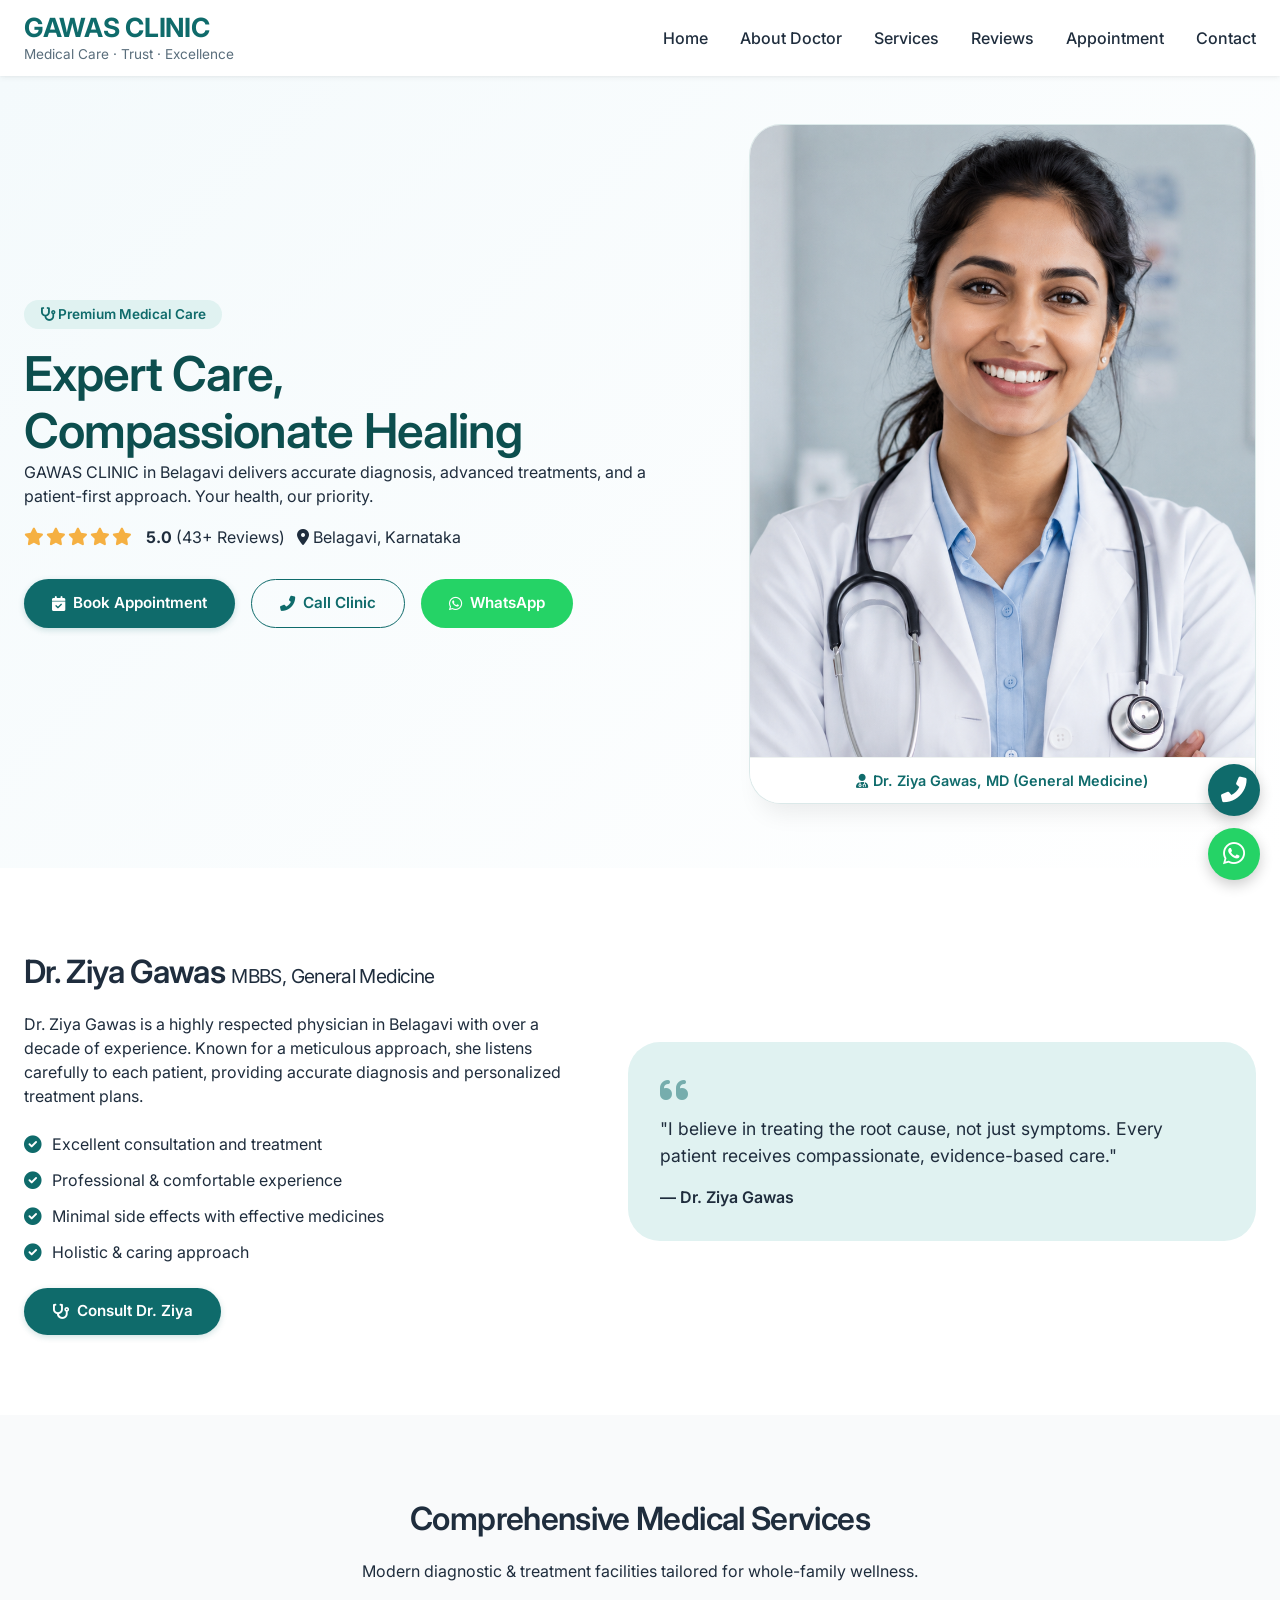
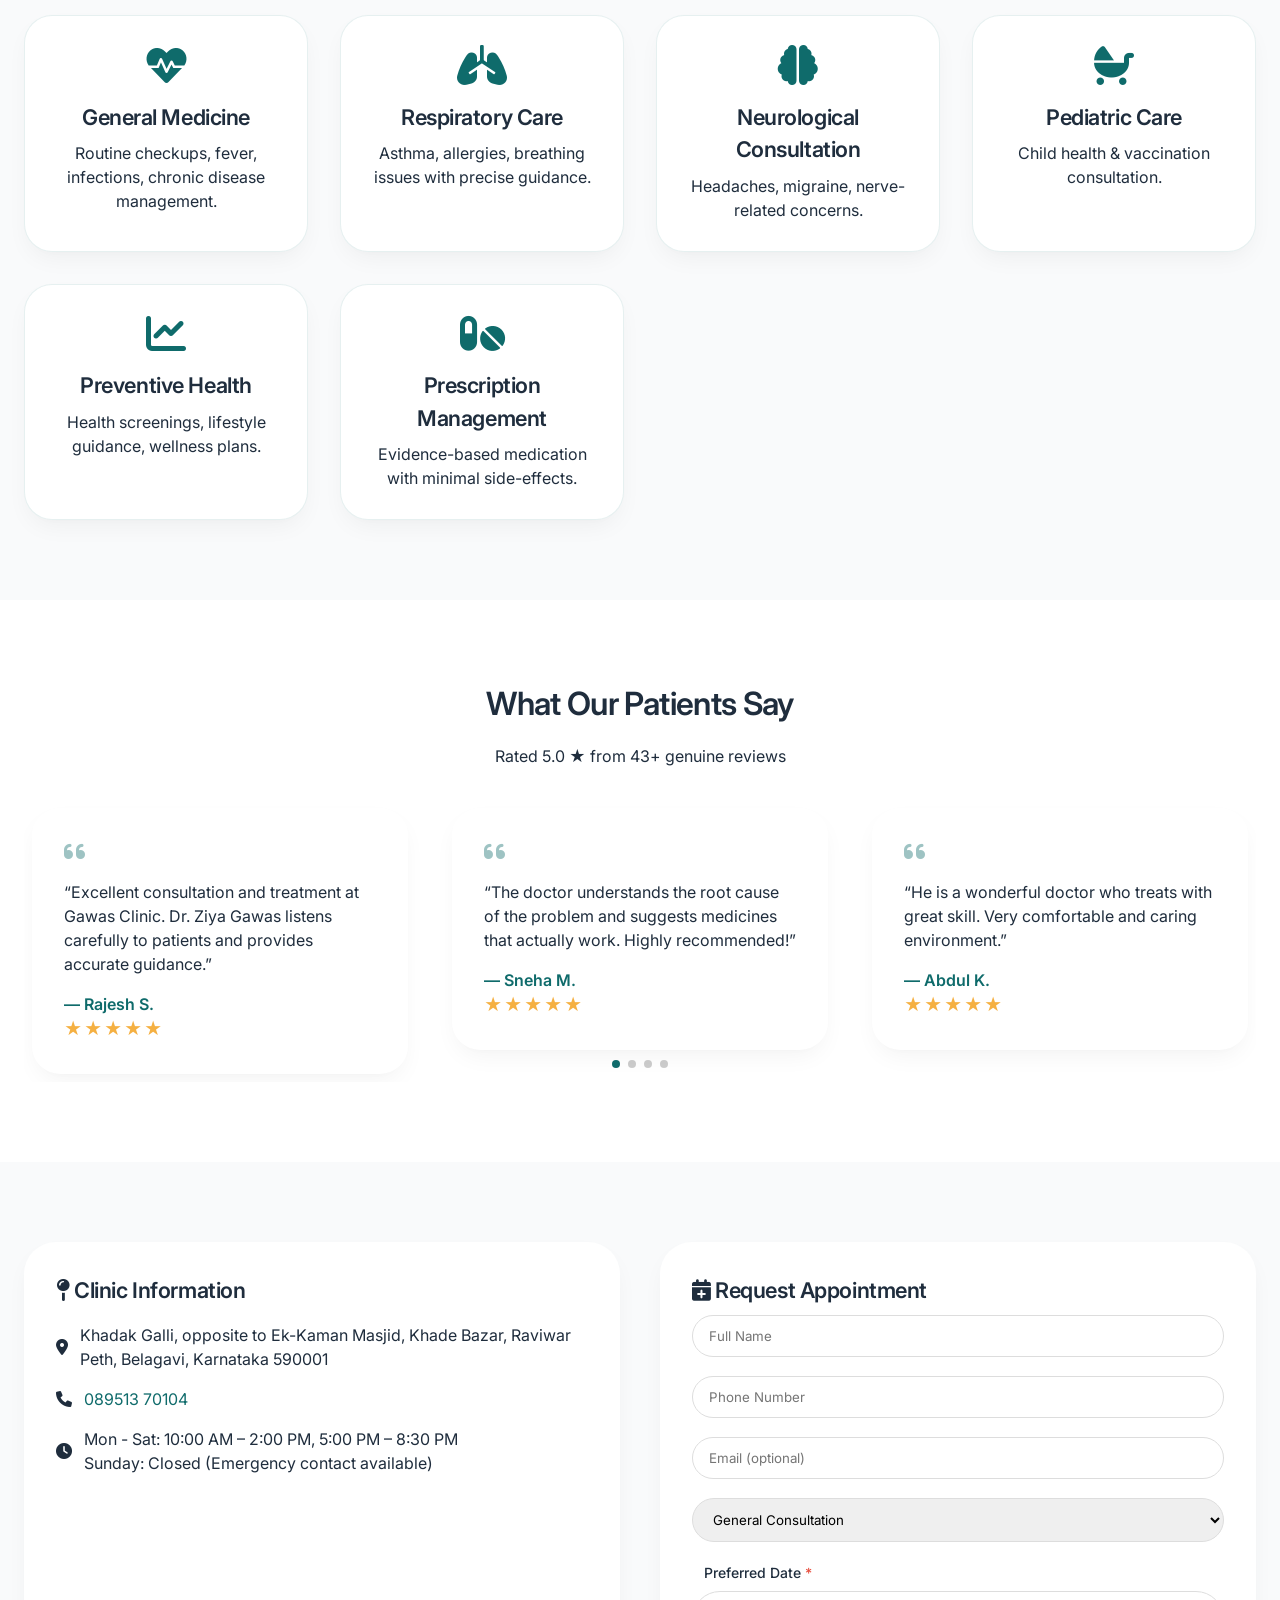
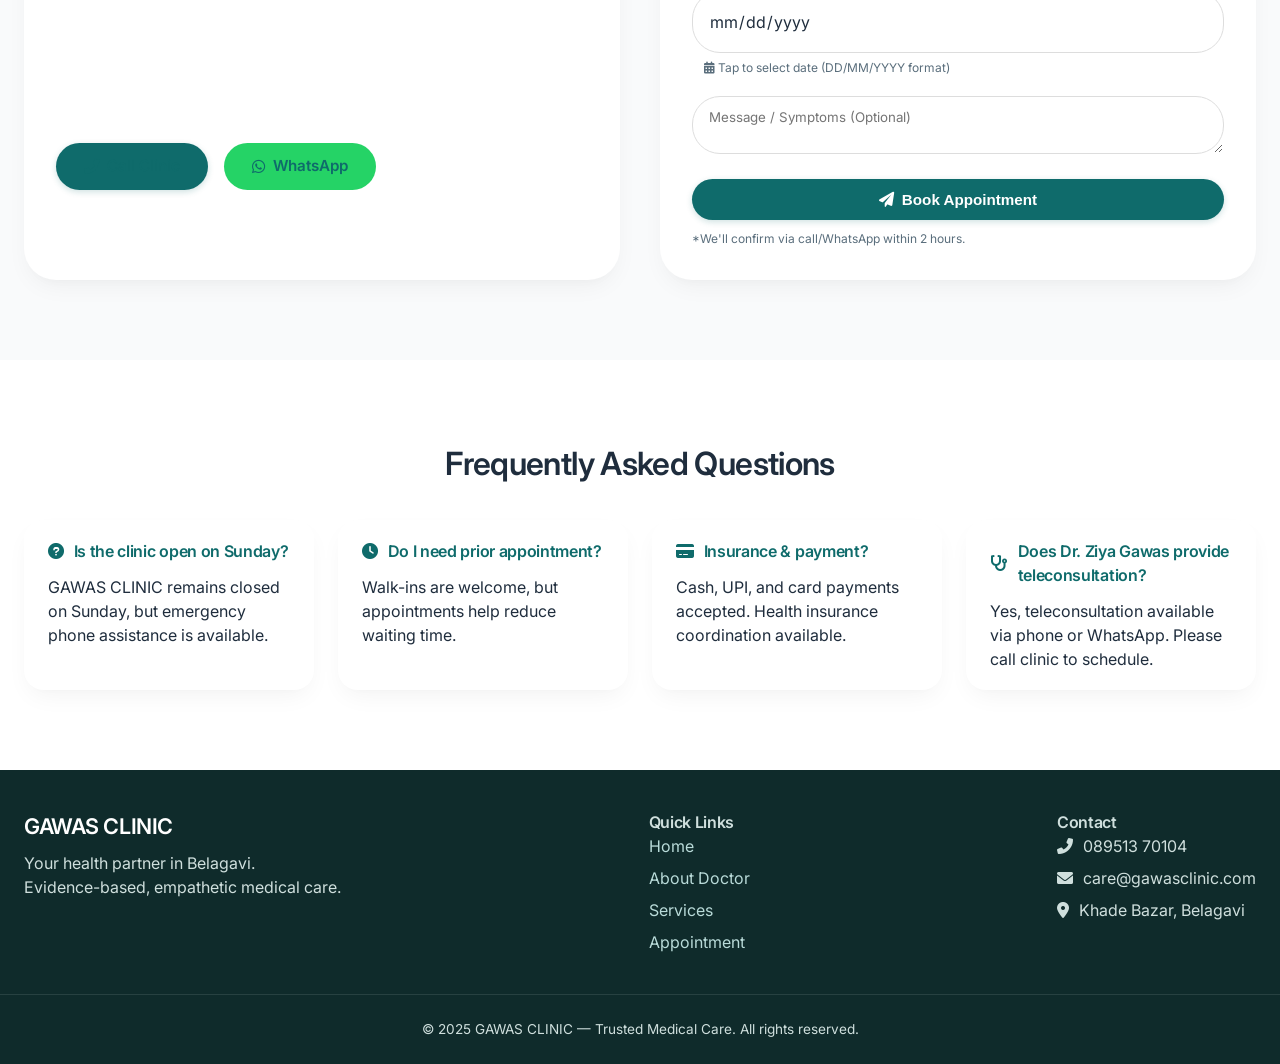
<file: index.html>
<!DOCTYPE html>
<html lang="en">
<head>
  <meta charset="UTF-8">
  <meta name="viewport" content="width=device-width, initial-scale=1.0, user-scalable=yes">
  <meta name="description" content="GAWAS CLINIC - Dr. Ziya Gawas in Belagavi. Rated 5.0 stars. Book appointment online.">
  <meta name="keywords" content="GAWAS CLINIC, Dr. Ziya Gawas, medical clinic Belagavi, doctor in Khade Bazar">
  <meta name="author" content="GAWAS CLINIC">
  <title>GAWAS CLINIC | Trusted Medical Care in Belagavi</title>
  
  <!-- External CSS -->
  <link rel="stylesheet" href="css/style.css">
  
  <!-- Google Fonts -->
  <link href="https://fonts.googleapis.com/css2?family=Inter:opsz,wght@14..32,300;14..32,400;14..32,500;14..32,600;14..32,700&display=swap" rel="stylesheet">
  
  <!-- Font Awesome Icons -->
  <link rel="stylesheet" href="https://cdnjs.cloudflare.com/ajax/libs/font-awesome/6.0.0-beta3/css/all.min.css">
  
  <!-- Swiper Slider -->
  <link rel="stylesheet" href="https://cdn.jsdelivr.net/npm/swiper@11/swiper-bundle.min.css" />
</head>
<body>

<!-- Sticky Navigation -->
<nav>
  <div class="container nav-container">
    <div class="logo">
      <h1>GAWAS CLINIC</h1>
      <span>Medical Care · Trust · Excellence</span>
    </div>
    <div class="mobile-menu" id="mobileMenuToggle">
      <i class="fas fa-bars"></i>
    </div>
    <ul class="nav-links" id="navLinks">
      <li><a href="#home">Home</a></li>
      <li><a href="#about">About Doctor</a></li>
      <li><a href="#services">Services</a></li>
      <li><a href="#reviews">Reviews</a></li>
      <li><a href="#appointment">Appointment</a></li>
      <li><a href="#contact">Contact</a></li>
    </ul>
  </div>
</nav>

<!-- Hero Section -->
<section id="home" class="hero">
  <div class="container hero-grid">
    <div class="hero-content">
      <div class="hero-badge"><i class="fas fa-stethoscope"></i> Premium Medical Care</div>
      <h1>Expert Care,<br>Compassionate Healing</h1>
      <p>GAWAS CLINIC in Belagavi delivers accurate diagnosis, advanced treatments, and a patient-first approach. Your health, our priority.</p>
      <div class="rating">
        <div class="stars">
          <i class="fas fa-star"></i><i class="fas fa-star"></i><i class="fas fa-star"></i><i class="fas fa-star"></i><i class="fas fa-star"></i>
        </div>
        <span><strong>5.0</strong> (43+ Reviews)</span>
        <span><i class="fas fa-map-marker-alt"></i> Belagavi, Karnataka</span>
      </div>
      <div class="hero-buttons">
        <a href="#appointment" class="btn btn-primary"><i class="fas fa-calendar-check"></i> Book Appointment</a>
        <a href="tel:08951370104" class="btn btn-outline"><i class="fas fa-phone-alt"></i> Call Clinic</a>
        <a href="https://wa.me/918951370104" target="_blank" class="btn btn-whatsapp"><i class="fab fa-whatsapp"></i> WhatsApp</a>
      </div>
    </div>
    <div class="hero-image">
      <figure class="doctor-img-card">
        <img src="assets/images/dr-ziya-gawas.png" alt="Dr. Ziya Gawas - GAWAS CLINIC, Belagavi">
        <figcaption><i class="fas fa-user-md"></i> Dr. Ziya Gawas, MD (General Medicine)</figcaption>
      </figure>
    </div>
  </div>
</section>

<!-- About Doctor Section -->
<section id="about" class="section">
  <div class="container about-grid">
    <div class="about-text">
      <h2>Dr. Ziya Gawas <span style="font-size:1.2rem; font-weight:normal;">MBBS, General Medicine</span></h2>
      <p>Dr. Ziya Gawas is a highly respected physician in Belagavi with over a decade of experience. Known for a meticulous approach, she listens carefully to each patient, providing accurate diagnosis and personalized treatment plans.</p>
      <ul class="about-highlights">
        <li><i class="fas fa-check-circle"></i> Excellent consultation and treatment</li>
        <li><i class="fas fa-check-circle"></i> Professional & comfortable experience</li>
        <li><i class="fas fa-check-circle"></i> Minimal side effects with effective medicines</li>
        <li><i class="fas fa-check-circle"></i> Holistic & caring approach</li>
      </ul>
      <a href="#appointment" class="btn btn-primary"><i class="fas fa-stethoscope"></i> Consult Dr. Ziya</a>
    </div>
    <div class="about-text quote-card">
      <i class="fas fa-quote-left" style="font-size: 2rem; color: var(--primary); opacity: 0.5;"></i>
      <p style="font-size:1.1rem; margin-top:0.5rem;">"I believe in treating the root cause, not just symptoms. Every patient receives compassionate, evidence-based care."</p>
      <p style="margin-top: 1rem; font-weight:600;">— Dr. Ziya Gawas</p>
    </div>
  </div>
</section>

<!-- Services Section -->
<section id="services" class="section section-light">
  <div class="container">
    <h2 style="text-align:center;">Comprehensive Medical Services</h2>
    <p style="text-align:center; max-width: 680px; margin:0 auto 2rem auto;">Modern diagnostic & treatment facilities tailored for whole-family wellness.</p>
    <div class="services-grid">
      <div class="service-card"><i class="fas fa-heartbeat service-icon"></i><h3>General Medicine</h3><p>Routine checkups, fever, infections, chronic disease management.</p></div>
      <div class="service-card"><i class="fas fa-lungs service-icon"></i><h3>Respiratory Care</h3><p>Asthma, allergies, breathing issues with precise guidance.</p></div>
      <div class="service-card"><i class="fas fa-brain service-icon"></i><h3>Neurological Consultation</h3><p>Headaches, migraine, nerve-related concerns.</p></div>
      <div class="service-card"><i class="fas fa-baby-carriage service-icon"></i><h3>Pediatric Care</h3><p>Child health & vaccination consultation.</p></div>
      <div class="service-card"><i class="fas fa-chart-line service-icon"></i><h3>Preventive Health</h3><p>Health screenings, lifestyle guidance, wellness plans.</p></div>
      <div class="service-card"><i class="fas fa-pills service-icon"></i><h3>Prescription Management</h3><p>Evidence-based medication with minimal side-effects.</p></div>
    </div>
  </div>
</section>

<!-- Testimonials Section -->
<section id="reviews" class="section">
  <div class="container">
    <h2 style="text-align:center;">What Our Patients Say</h2>
    <p style="text-align:center; margin-bottom:2rem;">Rated 5.0 ★ from 43+ genuine reviews</p>
    <div class="swiper testimonials-slider">
      <div class="swiper-wrapper">
        <div class="swiper-slide"><div class="testimonial-card"><i class="fas fa-quote-left"></i><p class="testimonial-text">“Excellent consultation and treatment at Gawas Clinic. Dr. Ziya Gawas listens carefully to patients and provides accurate guidance.”</p><p class="testimonial-author">— Rajesh S.</p><div class="stars">★★★★★</div></div></div>
        <div class="swiper-slide"><div class="testimonial-card"><i class="fas fa-quote-left"></i><p class="testimonial-text">“The doctor understands the root cause of the problem and suggests medicines that actually work. Highly recommended!”</p><p class="testimonial-author">— Sneha M.</p><div class="stars">★★★★★</div></div></div>
        <div class="swiper-slide"><div class="testimonial-card"><i class="fas fa-quote-left"></i><p class="testimonial-text">“He is a wonderful doctor who treats with great skill. Very comfortable and caring environment.”</p><p class="testimonial-author">— Abdul K.</p><div class="stars">★★★★★</div></div></div>
        <div class="swiper-slide"><div class="testimonial-card"><i class="fas fa-quote-left"></i><p class="testimonial-text">“Professional experience, accurate diagnosis. Thank you Dr. Ziya for your dedicated care.”</p><p class="testimonial-author">— Priyanka D.</p><div class="stars">★★★★★</div></div></div>
      </div>
      <div class="swiper-pagination"></div>
    </div>
  </div>
</section>

<!-- Appointment & Contact Section -->
<section id="appointment" class="section section-light">
  <div class="container">
    <div class="contact-grid">
      <div class="contact-info" id="contact">
        <h3><i class="fas fa-map-pin"></i> Clinic Information</h3>
        <p><i class="fas fa-location-dot"></i> Khadak Galli, opposite to Ek-Kaman Masjid, Khade Bazar, Raviwar Peth, Belagavi, Karnataka 590001</p>
        <p><i class="fas fa-phone"></i> <a href="tel:08951370104">089513 70104</a></p>
        <p><i class="fas fa-clock"></i> Mon - Sat: 10:00 AM – 2:00 PM, 5:00 PM – 8:30 PM<br> Sunday: Closed (Emergency contact available)</p>
        <div class="map-container">
          <iframe src="https://maps.google.com/maps?q=Khadak+Galli+Belagavi+Karnataka+590001&t=&z=16&ie=UTF8&iwloc=&output=embed" width="100%" height="100%" style="border:0;" allowfullscreen="" loading="lazy" title="GAWAS CLINIC location"></iframe>
        </div>
        <div style="margin-top: 1.5rem; display: flex; gap: 1rem; flex-wrap: wrap;">
          <a href="tel:08951370104" class="btn btn-primary"><i class="fas fa-phone-alt"></i> Call Clinic</a>
          <a href="https://wa.me/918951370104" target="_blank" class="btn btn-whatsapp"><i class="fab fa-whatsapp"></i> WhatsApp</a>
        </div>
      </div>
      <div class="appointment-form">
        <h3><i class="fas fa-calendar-plus"></i> Request Appointment</h3>
        <form id="appointmentForm">
          <div class="form-group"><input type="text" placeholder="Full Name" required id="name"></div>
          <div class="form-group"><input type="tel" placeholder="Phone Number" required id="phone"></div>
          <div class="form-group"><input type="email" placeholder="Email (optional)" id="email"></div>
          <div class="form-group"><select id="service"><option>General Consultation</option><option>Follow-up Visit</option><option>Chronic Disease</option><option>Child Health</option></select></div>
          <div class="form-group">
            <label for="date" style="display: block; margin-bottom: 8px; margin-left: 12px; font-weight: 500; color: var(--text-dark); font-size: 14px;">
              Preferred Date <span style="color: #e74c3c;">*</span>
            </label>
            <input type="date" id="date" required>
            <small style="display: block; font-size: 12px; color: var(--text-muted); margin-top: 6px; margin-left: 12px;">
              <i class="fas fa-calendar-alt"></i> Tap to select date (DD/MM/YYYY format)
            </small>
          </div>
          <div class="form-group"><textarea rows="2" placeholder="Message / Symptoms (Optional)"></textarea></div>
          <button type="submit" class="btn btn-primary submit-btn"><i class="fas fa-paper-plane"></i> Book Appointment</button>
          <p class="form-note">*We'll confirm via call/WhatsApp within 2 hours.</p>
        </form>
      </div>
    </div>
  </div>
</section>

<!-- FAQ Section -->
<section class="section">
  <div class="container">
    <h2 style="text-align:center;">Frequently Asked Questions</h2>
    <div class="faq-grid">
      <div class="faq-item"><h4><i class="fas fa-question-circle"></i> Is the clinic open on Sunday?</h4><p>GAWAS CLINIC remains closed on Sunday, but emergency phone assistance is available.</p></div>
      <div class="faq-item"><h4><i class="fas fa-clock"></i> Do I need prior appointment?</h4><p>Walk-ins are welcome, but appointments help reduce waiting time.</p></div>
      <div class="faq-item"><h4><i class="fas fa-credit-card"></i> Insurance & payment?</h4><p>Cash, UPI, and card payments accepted. Health insurance coordination available.</p></div>
      <div class="faq-item"><h4><i class="fas fa-stethoscope"></i> Does Dr. Ziya Gawas provide teleconsultation?</h4><p>Yes, teleconsultation available via phone or WhatsApp. Please call clinic to schedule.</p></div>
    </div>
  </div>
</section>

<!-- Footer -->
<footer>
  <div class="container footer-content">
    <div class="footer-brand">
      <h3>GAWAS CLINIC</h3>
      <p>Your health partner in Belagavi.<br>Evidence-based, empathetic medical care.</p>
    </div>
    <div class="footer-links">
      <h4>Quick Links</h4>
      <ul>
        <li><a href="#home">Home</a></li>
        <li><a href="#about">About Doctor</a></li>
        <li><a href="#services">Services</a></li>
        <li><a href="#appointment">Appointment</a></li>
      </ul>
    </div>
    <div class="footer-contact">
      <h4>Contact</h4>
      <p><i class="fas fa-phone-alt"></i> 089513 70104</p>
      <p><i class="fas fa-envelope"></i> care@gawasclinic.com</p>
      <p><i class="fas fa-map-marker-alt"></i> Khade Bazar, Belagavi</p>
    </div>
  </div>
  <div class="footer-copyright">© 2025 GAWAS CLINIC — Trusted Medical Care. All rights reserved.</div>
</footer>

<!-- Floating Action Buttons -->
<div class="sticky-buttons">
  <a href="tel:08951370104" class="call-btn" aria-label="Call Clinic"><i class="fas fa-phone-alt"></i></a>
  <a href="https://wa.me/918951370104" target="_blank" class="whatsapp-float" aria-label="WhatsApp"><i class="fab fa-whatsapp"></i></a>
</div>

<!-- Scripts -->
<script src="https://cdn.jsdelivr.net/npm/swiper@11/swiper-bundle.min.js"></script>
<script src="js/main.js"></script>
</body>
</html>
</file>
<file: css/style.css>
/* ========================================
   GAWAS CLINIC - Modern Medical Website
   Color Palette: Deep Teal | White | Soft Gray
   ======================================== */

/* CSS Variables */
:root {
  --primary: #0f6b6b;
  --primary-dark: #0a5252;
  --primary-light: #e0f2f1;
  --primary-soft: #b2dfdb;
  --secondary: #2c7da0;
  --accent: #00acc1;
  --gray-bg: #f9fafb;
  --gray-light: #eef2f6;
  --text-dark: #1f2d3d;
  --text-muted: #5a6e7c;
  --white: #ffffff;
  --shadow-sm: 0 10px 25px -5px rgba(0, 0, 0, 0.05), 0 8px 10px -6px rgba(0, 0, 0, 0.02);
  --shadow-md: 0 20px 25px -12px rgba(0, 0, 0, 0.08);
  --shadow-lg: 0 25px 35px -12px rgba(0, 0, 0, 0.15);
  --transition: all 0.3s ease;
}

/* Reset & Base */
* {
  margin: 0;
  padding: 0;
  box-sizing: border-box;
}

body {
  font-family: 'Inter', sans-serif;
  background-color: var(--white);
  color: var(--text-dark);
  line-height: 1.5;
  scroll-behavior: smooth;
}

.container {
  max-width: 1280px;
  margin: 0 auto;
  padding: 0 24px;
}

/* Typography */
h1, h2, h3, h4 {
  font-weight: 600;
  letter-spacing: -0.02em;
}

h1 {
  font-size: 3rem;
  line-height: 1.2;
  color: #0c4e4e;
}

h2 {
  font-size: 2rem;
  margin-bottom: 1rem;
  color: var(--text-dark);
}

h3 {
  font-size: 1.35rem;
  margin-bottom: 0.5rem;
}

.section {
  padding: 5rem 0;
}

.section-light {
  background-color: var(--gray-bg);
}

/* Buttons */
.btn {
  display: inline-flex;
  align-items: center;
  gap: 8px;
  padding: 12px 28px;
  border-radius: 40px;
  font-weight: 600;
  transition: var(--transition);
  text-decoration: none;
  font-size: 0.95rem;
  cursor: pointer;
  border: none;
}

.btn-primary {
  background-color: var(--primary);
  color: var(--white);
  box-shadow: 0 2px 6px rgba(15, 107, 107, 0.2);
}

.btn-primary:hover {
  background-color: var(--primary-dark);
  transform: translateY(-2px);
  box-shadow: 0 12px 20px -8px rgba(15, 107, 107, 0.4);
}

.btn-outline {
  background: transparent;
  border: 1.5px solid var(--primary);
  color: var(--primary);
}

.btn-outline:hover {
  background: var(--primary-light);
  border-color: var(--primary-dark);
  color: var(--primary-dark);
  transform: translateY(-2px);
}

.btn-whatsapp {
  background-color: #25D366;
  color: var(--white);
}

.btn-whatsapp:hover {
  background-color: #128C7E;
  transform: translateY(-2px);
}

/* Navigation */
nav {
  position: sticky;
  top: 0;
  z-index: 1000;
  background: rgba(255, 255, 255, 0.96);
  backdrop-filter: blur(8px);
  box-shadow: 0 1px 2px rgba(0, 0, 0, 0.03), 0 2px 6px rgba(0, 0, 0, 0.05);
  padding: 0.75rem 0;
}

.nav-container {
  display: flex;
  align-items: center;
  justify-content: space-between;
  flex-wrap: wrap;
}

.logo h1 {
  font-size: 1.65rem;
  font-weight: 700;
  color: var(--primary);
  letter-spacing: -0.3px;
  margin-bottom: 0;
}

.logo span {
  font-size: 0.85rem;
  font-weight: 400;
  color: var(--text-muted);
  display: block;
}

.nav-links {
  display: flex;
  gap: 2rem;
  align-items: center;
  list-style: none;
}

.nav-links a {
  text-decoration: none;
  font-weight: 500;
  color: var(--text-dark);
  transition: var(--transition);
}

.nav-links a:hover {
  color: var(--primary);
}

.mobile-menu {
  display: none;
  font-size: 1.6rem;
  cursor: pointer;
  color: var(--primary);
}

/* Hero Section */
.hero {
  background: linear-gradient(135deg, #f4fafc 0%, var(--white) 100%);
  padding: 3rem 0 4rem;
}

.hero-grid {
  display: flex;
  align-items: center;
  gap: 3rem;
  flex-wrap: wrap;
}

.hero-content {
  flex: 1.2;
}

.hero-badge {
  background: var(--primary-light);
  display: inline-block;
  padding: 0.25rem 1rem;
  border-radius: 40px;
  font-size: 0.85rem;
  font-weight: 600;
  color: var(--primary);
  margin-bottom: 1rem;
}

.rating {
  display: flex;
  align-items: center;
  gap: 12px;
  margin: 1rem 0;
  flex-wrap: wrap;
}

.stars {
  color: #f5b042;
  font-size: 1.1rem;
  letter-spacing: 2px;
}

.hero-buttons {
  display: flex;
  gap: 1rem;
  flex-wrap: wrap;
  margin-top: 1.8rem;
}

.hero-image {
  flex: 0.9;
  text-align: center;
  position: relative;
}

/* Doctor Image Card */
.doctor-img-card {
  background: var(--white);
  border-radius: 32px;
  box-shadow: var(--shadow-md);
  overflow: hidden;
  transition: transform 0.3s ease;
  border: 1px solid rgba(15, 107, 107, 0.15);
}

.doctor-img-card:hover {
  transform: translateY(-8px);
  box-shadow: var(--shadow-lg);
}

.doctor-img-card img {
  width: 100%;
  height: auto;
  display: block;
  object-fit: cover;
  aspect-ratio: 4 / 5;
}

.doctor-img-card figcaption {
  background: var(--white);
  padding: 0.75rem 1rem;
  text-align: center;
  font-weight: 600;
  color: var(--primary);
  border-top: 1px solid #eef2f0;
  font-size: 0.9rem;
}

/* About Section */
.about-grid {
  display: flex;
  gap: 2.5rem;
  align-items: center;
  flex-wrap: wrap;
}

.about-text {
  flex: 1.2;
}

.quote-card {
  background: var(--primary-light);
  border-radius: 32px;
  padding: 2rem;
}

.about-highlights {
  list-style: none;
  margin: 1.5rem 0;
}

.about-highlights li {
  margin-bottom: 0.75rem;
  display: flex;
  align-items: center;
  gap: 10px;
}

.about-highlights i {
  color: var(--primary);
  font-size: 1.1rem;
}

/* Services Grid */
.services-grid {
  display: grid;
  grid-template-columns: repeat(auto-fit, minmax(250px, 1fr));
  gap: 2rem;
  margin-top: 2rem;
}

.service-card {
  background: var(--white);
  padding: 1.8rem;
  border-radius: 28px;
  box-shadow: var(--shadow-sm);
  transition: var(--transition);
  text-align: center;
  border: 1px solid rgba(15, 107, 107, 0.1);
}

.service-card:hover {
  transform: translateY(-5px);
  box-shadow: var(--shadow-md);
}

.service-icon {
  font-size: 2.5rem;
  color: var(--primary);
  margin-bottom: 1rem;
}

/* Testimonials */
.testimonials-slider {
  overflow: hidden;
  padding: 1rem 0 2rem;
}

.testimonial-card {
  background: var(--white);
  padding: 2rem;
  border-radius: 28px;
  box-shadow: var(--shadow-sm);
  margin: 0.5rem;
  height: auto;
}

.testimonial-card i.fa-quote-left {
  color: var(--primary);
  opacity: 0.4;
  font-size: 1.5rem;
  margin-bottom: 1rem;
  display: block;
}

.testimonial-text {
  font-size: 1rem;
  line-height: 1.5;
  color: var(--text-dark);
  margin-bottom: 1rem;
}

.testimonial-author {
  font-weight: 600;
  color: var(--primary);
  margin-top: 0.5rem;
}

.swiper-pagination-bullet-active {
  background: var(--primary) !important;
}

/* Contact & Appointment */
.contact-grid {
  display: flex;
  flex-wrap: wrap;
  gap: 2.5rem;
}

.contact-info,
.appointment-form {
  flex: 1;
  background: var(--white);
  padding: 2rem;
  border-radius: 32px;
  box-shadow: var(--shadow-sm);
}

.contact-info p {
  margin: 1rem 0;
  display: flex;
  align-items: center;
  gap: 12px;
}

.contact-info a {
  text-decoration: none;
  color: var(--primary);
}

.contact-info a:hover {
  text-decoration: underline;
}

.map-container {
  margin-top: 1.5rem;
  border-radius: 24px;
  overflow: hidden;
  height: 220px;
}

.form-group {
  margin-bottom: 1.2rem;
}

input,
textarea,
select {
  width: 100%;
  padding: 12px 16px;
  border: 1px solid #ddd;
  border-radius: 28px;
  font-family: inherit;
  outline: none;
  transition: var(--transition);
}

input:focus,
textarea:focus,
select:focus {
  border-color: var(--primary);
  box-shadow: 0 0 0 3px rgba(15, 107, 107, 0.1);
}

.submit-btn {
  width: 100%;
  justify-content: center;
}

.form-note {
  font-size: 0.75rem;
  margin-top: 10px;
  color: var(--text-muted);
}

/* FAQ Section */
.faq-grid {
  display: grid;
  grid-template-columns: repeat(auto-fit, minmax(280px, 1fr));
  gap: 1.5rem;
  margin-top: 2rem;
}

.faq-item {
  background: var(--white);
  padding: 1.2rem 1.5rem;
  border-radius: 20px;
  box-shadow: var(--shadow-sm);
  transition: var(--transition);
}

.faq-item:hover {
  transform: translateY(-3px);
  box-shadow: var(--shadow-md);
}

.faq-item h4 {
  display: flex;
  align-items: center;
  gap: 10px;
  margin-bottom: 0.75rem;
  color: var(--primary);
}

/* Footer */
footer {
  background: #0f2b2b;
  color: #cfdfdd;
  padding: 2.5rem 0 1.5rem;
}

.footer-content {
  display: flex;
  flex-wrap: wrap;
  justify-content: space-between;
  gap: 2rem;
  margin-bottom: 2rem;
}

.footer-brand h3 {
  color: var(--white);
  margin-bottom: 0.5rem;
}

.footer-links ul {
  list-style: none;
}

.footer-links li {
  margin-bottom: 0.5rem;
}

.footer-links a {
  color: #b9dbd9;
  text-decoration: none;
  transition: var(--transition);
}

.footer-links a:hover {
  color: var(--white);
}

.footer-contact p {
  margin-bottom: 0.5rem;
  display: flex;
  align-items: center;
  gap: 10px;
}

.footer-copyright {
  text-align: center;
  border-top: 1px solid rgba(255, 255, 255, 0.1);
  padding-top: 1.5rem;
  font-size: 0.85rem;
}

/* Floating Action Buttons */
.sticky-buttons {
  position: fixed;
  bottom: 20px;
  right: 20px;
  display: flex;
  flex-direction: column;
  gap: 12px;
  z-index: 999;
}

.call-btn,
.whatsapp-float {
  width: 52px;
  height: 52px;
  border-radius: 50%;
  display: flex;
  align-items: center;
  justify-content: center;
  color: var(--white);
  font-size: 1.6rem;
  box-shadow: 0 5px 14px rgba(0, 0, 0, 0.2);
  transition: var(--transition);
  text-decoration: none;
}

.call-btn {
  background: var(--primary);
}

.whatsapp-float {
  background: #25D366;
}

.call-btn:hover,
.whatsapp-float:hover {
  transform: scale(1.08);
}

/* ========== FIXED DATE INPUT STYLING ========== */
/* This works on both mobile and laptop */
.form-group {
  position: relative;
}

/* Style for date input - shows properly on all devices */
input[type="date"] {
  width: 100%;
  padding: 14px 16px;
  border: 1px solid #ddd;
  border-radius: 28px;
  font-family: 'Inter', sans-serif;
  font-size: 16px;
  background-color: var(--white);
  color: var(--text-dark);
  cursor: pointer;
}

input[type="date"]:focus {
  border-color: var(--primary);
  box-shadow: 0 0 0 3px rgba(15, 107, 107, 0.1);
}

/* Remove default calendar icon styling issues */
input[type="date"]::-webkit-calendar-picker-indicator {
  background: transparent;
  cursor: pointer;
  padding: 8px;
  position: relative;
  right: 0;
}

/* ========== MOBILE RESPONSIVE FIXES ========== */
@media (max-width: 820px) {
  .nav-links {
    display: none;
    width: 100%;
    flex-direction: column;
    background: var(--white);
    padding: 1rem 0;
    gap: 1rem;
  }

  .nav-links.active {
    display: flex;
  }

  .mobile-menu {
    display: block;
  }

  h1 {
    font-size: 2rem;
  }

  h2 {
    font-size: 1.5rem;
  }

  .section {
    padding: 3rem 0;
  }

  .container {
    padding: 0 20px;
  }

  /* Hero: Text first, Image second */
  .hero-grid {
    flex-direction: column;
  }

  .hero-grid > .hero-content {
    order: 1;
  }

  .hero-grid > .hero-image {
    order: 2;
    margin-top: 2rem;
  }

  .hero-content {
    text-align: center;
  }

  .hero-badge {
    display: inline-block;
  }

  .rating {
    justify-content: center;
  }

  /* Hero buttons - full width */
  .hero-buttons {
    flex-direction: column;
    gap: 12px;
    width: 100%;
  }

  .hero-buttons .btn {
    width: 100%;
    justify-content: center;
    padding: 14px 20px;
    font-size: 1rem;
  }

  /* Make Call Clinic button visible on mobile */
  .hero-buttons .btn-outline {
    background-color: var(--primary);
    border: none;
    color: white !important;
  }
  
  .hero-buttons .btn-outline:hover {
    background-color: var(--primary-dark);
    color: white;
  }

  /* ===== FIX FOR CONTACT SECTION LINKS ===== */
  .contact-info a {
    color: var(--primary);
    font-weight: 600;
  }
  
  .contact-info p a {
    color: var(--primary);
    text-decoration: none;
  }
  
  .contact-info .btn {
    background-color: var(--primary);
    color: white !important;
  }
  
  .contact-info .btn-whatsapp {
    background-color: #25D366;
    color: white !important;
  }

  /* Date input on mobile - prevent zoom and ensure visibility */
  input[type="date"] {
    font-size: 16px;
    min-height: 52px;
  }

  /* Footer */
  .footer-content {
    flex-direction: column;
    text-align: center;
  }

  .footer-contact p {
    justify-content: center;
  }
}

/* Animations */
@keyframes fadeInUp {
  from {
    opacity: 0;
    transform: translateY(30px);
  }
  to {
    opacity: 1;
    transform: translateY(0);
  }
}

.service-card,
.testimonial-card,
.faq-item {
  animation: fadeInUp 0.5s ease forwards;
}

/* Loading Optimized */
img {
  max-width: 100%;
  height: auto;
  display: block;
}
</file>
